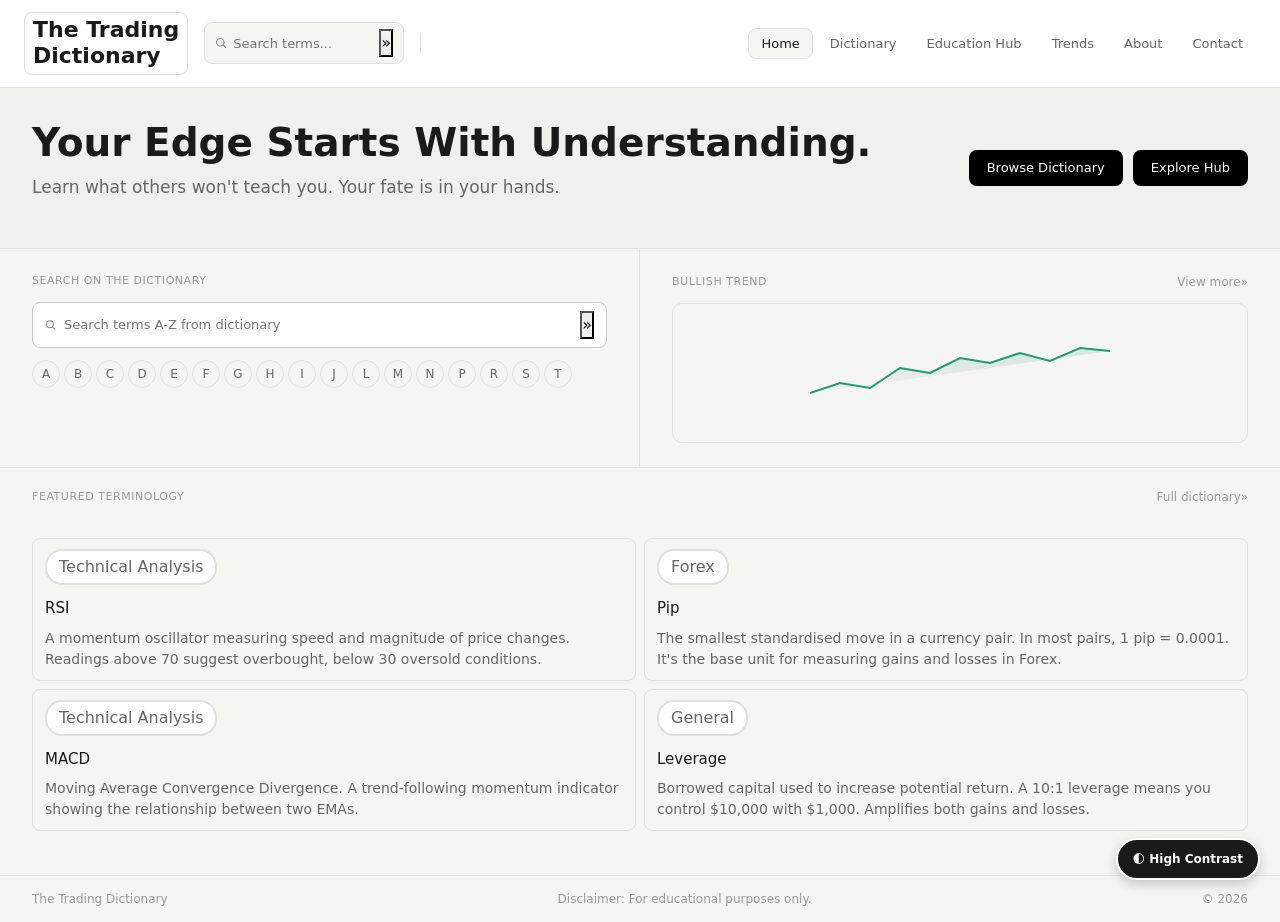
<file: index.html>
<!DOCTYPE html>
<html lang="en">
    <head>
        <meta charset="UTF-8">
        <meta name="viewport" content="width=device-width, initial-scale=1.0">
        <title>The Trading Dictionary</title>
        <link href="https://cdn.jsdelivr.net/npm/bootstrap@5.3.0/dist/css/bootstrap.min.css" rel="stylesheet">
        <link rel="stylesheet" href="styles.css">
    </head>
    <body>
            <nav>
    <a href="index.html" class="logo-link">      
        <div class="logo" text-decoration="none" color="inherit" cursor="pointer">The Trading<br>Dictionary</div>
    </a>
    <div class="search-bar">
      <svg width="12" height="12" viewBox="0 0 16 16" fill="none"><circle cx="7" cy="7" r="5" stroke="#888" stroke-width="1.5"/><path d="M11 11l3 3" stroke="#888" stroke-width="1.5" stroke-linecap="round"/></svg>
      <input type="text" placeholder="Search terms..." onkeydown="if(event.key==='enter') goToSearch()" id="home-search"/>
      <button onclick="goToSearch()">»</button>

    </div>
    <div style="width:1px;height:20px;background:#e0e0e0"></div>
    <div class="nav-links">
      <a href="index.html"><button id="nav-home" class="active">Home</button></a>
      <a href="dictionary.html"><button id="nav-dictionary">Dictionary</button></a>
      <a href="educationhub.html"><button id="nav-education">Education Hub</button></a>
      <a href="trends.html"><button id="nav-trends">Trends</button></a>
      <a href="about.html"><button id="nav-about">About</button></a>
      <a href="contact.html"><button id="nav-contact">Contact</button></a>
    </div>
  </nav>
  <div class="page">
    <div class="hero" style="display: flex; justify-content: space-between; align-items: center; flex-wrap: wrap;">
      <div class="hero-text">
        <h1>Your Edge Starts With <span>Understanding.</span></h1>
        <p>Learn what others won't teach you. Your fate is in your hands.</p></div>
         <div class="hero-btns" style="display: flex; gap: 10px;">
          <a href="dictionary.html"><button class="btn-primary">Browse Dictionary</button></a>
        <a href="educationhub.html"><button class="btn-outline">Explore Hub</button></a>
      </div>

  </div>
<div class="home-grid">
  <div class="home-left">
    <div class="section-label">Search on the dictionary</div>
        
    <div class="dict-search" style="margin-bottom: 12px;">
      <svg width="12" height="12" viewBox="0 0 16 16" fill="none"><circle cx="7" cy="7" r="5" stroke="#888" stroke-width="1.5"/><path d="M11 11l3 3" stroke="#888" stroke-width="1.5" stroke-linecap="round"/></svg>
      <input type="text" id="home-search" placeholder="Search terms A-Z from dictionary" onkeydown="if(event.key==='enter') goToSearch()"/>
      <button onclick="goToSearch()">»</button>
    </div>
    <div style="display:flex;gap:4px;flex-wrap:wrap">
      <span class="alpha-btn">A</span><span class="alpha-btn">B</span><span class="alpha-btn">C</span><span class="alpha-btn">D</span><span class="alpha-btn">E</span><span class="alpha-btn">F</span><span class="alpha-btn">G</span><span class="alpha-btn">H</span><span class="alpha-btn">I</span><span class="alpha-btn">J</span><span class="alpha-btn">L</span><span class="alpha-btn">M</span><span class="alpha-btn">N</span><span class="alpha-btn">P</span><span class="alpha-btn">R</span><span class="alpha-btn">S</span><span class="alpha-btn">T</span>
    </div>
  </div>

<div class="home-right">
          <div class="section-label"><span>Bullish trend</span><a href="trends.html" class="view-all"> View more»</a></div>
        <div class="chart-placeholder">
          <svg class="mini-chart" viewBox="0 0 300 80" preserveAspectRatio="none" height="80">
            <polyline points="0,60 30,50 60,55 90,35 120,40 150,25 180,30 210,20 240,28 270,15 300,18" fill="none" stroke="#1D9E75" stroke-width="2"/>
            <polyline points="0,60 30,50 60,55 90,35 120,40 150,25 180,30 210,20 240,28 270,15 300,18" fill="url(#gr)" stroke="none" opacity="0.15"/>
            <defs><linearGradient id="gr" x1="0" y1="0" x2="0" y2="1"><stop offset="0%" stop-color="#1D9E75"/><stop offset="100%" stop-color="transparent"/></linearGradient></defs>
          </svg>
        </div>
      </div>
</div>
<div style="padding: 20px 32px 24px;border: bottom 1px solid #e0e0e0">
  <div class="section-label"><span>Featured terminology</span><a href="dictionary.html" class="view-all">Full dictionary»</a></div>
  <div class="term-row">
    <div class="term-card">
      <div class="tc-cat">Technical Analysis</div>
      <div class="tc-name">RSI</div>
      <div class="term-def">A momentum oscillator measuring speed and magnitude of price changes. Readings above 70 suggest overbought, below 30 oversold conditions.</div></div>
    <div class="term-card">
      <div class="tc-cat">Forex</div>
      <div class="tc-name">Pip</div>
      <div class="term-def">The smallest standardised move in a currency pair. In most pairs, 1 pip = 0.0001. It's the base unit for measuring gains and losses in Forex.</div></div>
     <div class="term-card">
      <div class="tc-cat">Technical Analysis</div>
      <div class="tc-name">MACD</div>
      <div class="term-def">Moving Average Convergence Divergence. A trend-following momentum indicator showing the relationship between two EMAs.</div></div>
      <div class="term-card"><div class="tc-cat">General</div><div class="tc-name">Leverage</div><div class="term-def">Borrowed capital used to increase potential return. A 10:1 leverage means you control $10,000 with $1,000. Amplifies both gains and losses.</div></div>


  </div>
</div>
  </div>
     <footer>
      <span>The Trading Dictionary</span>
      <span>Disclaimer: For educational purposes only.</span>
      <span>© 2026</span>
     </footer>
    </div>
<script>
  const terms = [
    {term:"Bull Market",cat:"Market Trends",def:"A market in which prices are rising or are expected to rise, encouraging buying."},
    {term:"Bear Market",cat:"Market Trends",def:"A market experiencing prolonged price declines, typically 20% or more from recent highs."},
    {term:"Arbitrage",cat:"Strategies",def:"Simultaneous purchase and sale of an asset in different markets to profit from price differences."},
    {term:"Candlestick",cat:"Technical Analysis",def:"A chart element showing the open, close, high, and low price of an asset in a given period."},
    {term:"Divergence",cat:"Indicators",def:"When price moves in the opposite direction of a technical indicator, signalling a potential reversal."},
    {term:"EMA",cat:"Technical Analysis",def:"Exponential Moving Average — gives more weight to recent prices than a simple moving average."},
    {term:"Fibonacci Retracement",cat:"Technical Analysis",def:"Horizontal lines indicating possible support and resistance levels based on the Fibonacci sequence."},
    {term:"Gap",cat:"Technical Analysis",def:"A break in continuity on a price chart where no trading occurred between two sessions."},
    {term:"Hedging",cat:"Risk Management",def:"An investment made to reduce the risk of adverse price movements in an asset."},
    {term:"IPO",cat:"Market Trends",def:"Initial Public Offering — the first sale of a company's shares to the public."},
    {term:"Leverage",cat:"Risk Management",def:"Using borrowed capital to increase the potential return of an investment."},
    {term:"Margin",cat:"Risk Management",def:"The collateral that an investor must deposit to cover the credit risk to a broker."},
    {term:"Options",cat:"Derivatives",def:"Contracts giving the holder the right, but not obligation, to buy or sell an asset at a set price."},
    {term:"Pivot Point",cat:"Technical Analysis",def:"A price level used to determine potential support and resistance in the market."},
    {term:"RSI",cat:"Indicators",def:"Relative Strength Index — measures the magnitude of recent price changes to evaluate overbought or oversold conditions."},
    {term:"Stop Loss",cat:"Risk Management",def:"An order placed to sell a security when it reaches a specific price, limiting potential loss."},
    {term:"Volatility",cat:"Indicators",def:"A statistical measure of the dispersion of returns. High volatility means larger price swings."},
  ];

  let currentAlpha = null;
  let currentCat = 'all';

  function renderDict() {
    const input = document.getElementById('dict-input');
    if (!input) return;
    const q = input.value.toLowerCase();
    const grid = document.getElementById('dict-grid');
    const filtered = terms.filter(t => {
      const matchQ = !q || t.term.toLowerCase().includes(q) || t.def.toLowerCase().includes(q);
      const matchA = !currentAlpha || t.term.toUpperCase().startsWith(currentAlpha);
      const matchC = currentCat === 'all' || t.cat === currentCat;
      return matchQ && matchA && matchC;
    });
    grid.innerHTML = filtered.length > 0
      ? filtered.map(t => `
          <div class="def-card">
            <div class="cat-badge">${t.cat}</div>
            <div class="term">${t.term}</div>
            <div class="def-text">${t.def}</div>
          </div>`).join('')
      : '<p style="color:#999;font-size:13px;padding:8px">No terms found.</p>';
  }

  function filterDict() { renderDict(); }

  function filterAlpha(l, el) {
    document.querySelectorAll('.alpha-btn').forEach(b => b.classList.remove('active'));
    if (currentAlpha === l) {
      currentAlpha = null;
    } else {
      currentAlpha = l;
      el.classList.add('active');
    }
    renderDict();
  }

  function filterCat(c, el) {
    document.querySelectorAll('.cat-pill').forEach(p => p.classList.remove('active'));
    el.classList.add('active');
    currentCat = c;
    renderDict();
  }
  function goToSearch() {
    const q = document.getElementById('home-search').value.trim();
    if (q) {
      window.location.href = 'dictionary.html?q=' + encodeURIComponent(q); } else { window.location.href = 'dictionary.html'; }
    } 
  // Initial render for dictionary page
  window.onload = renderDict;
</script>

<button class="access-btn" onclick="toggleContrast()">🌓 High Contrast</button><script>
function toggleContrast() {
    document.body.classList.toggle('high-contrast');
    const isHigh = document.body.classList.contains('high-contrast');
    localStorage.setItem('high-contrast', isHigh);
}

// Check for preference on load
window.addEventListener('DOMContentLoaded', () => {
    if (localStorage.getItem('high-contrast') === 'true') {
        document.body.classList.add('high-contrast');
    }
});
</script>
</body>




    
</html>
</file>
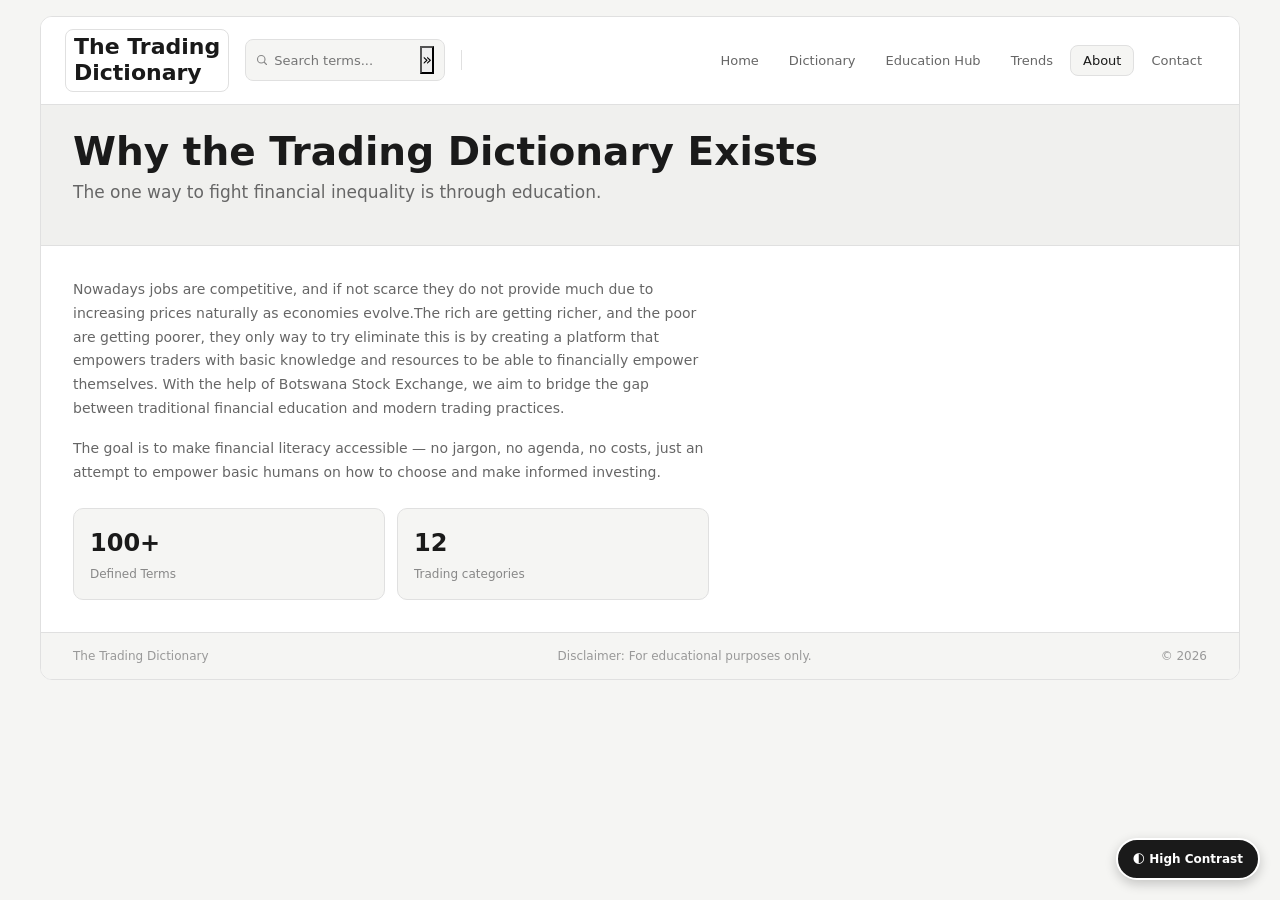
<file: about.html>
<!DOCTYPE html>
<html lang="en">
<head>
    <meta charset="UTF-8">
    <meta name="viewport" content="width=device-width, initial-scale=1.0">
    <title>About - The Trading Dictionary</title>
    <link href="https://cdn.jsdelivr.net/npm/bootstrap@5.3.0/dist/css/bootstrap.min.css" rel="stylesheet">
    <link rel="stylesheet" href="styles.css">
     
</head>
<body>
    <div class="site">

        <nav>
          <a href="index.html" class="logo-link">
    <div class="logo" text-decoration="none" color="inherit" cursor="pointer">The Trading<br>Dictionary</div>
    </a>
    <div class="search-bar">
        <svg width="12" height="12" viewBox="0 0 16 16" fill="none"><circle cx="7" cy="7" r="5" stroke="#888" stroke-width="1.5"/><path d="M11 11l3 3" stroke="#888" stroke-width="1.5" stroke-linecap="round"/></svg>
<input placeholder="Search terms..." onkeydown="if(event.key==='enter') goToSearch()" id="home-search"/>
<button onclick="goToSearch()">»</button>
        </div>

    <div style="width:1px;height:20px;background:#e0e0e0"></div>
    <div class="nav-links">

<a href="index.html"><button id="nav-home">Home</button></a>
<a href="dictionary.html"><button id="nav-dictionary">Dictionary</button></a>
<a href="educationhub.html"><button id="nav-education">Education Hub</button></a>
<a href="trends.html"><button id="nav-trends">Trends</button></a>
<a href="about.html"><button id="nav-about" class="active">About</button></a>
<a href="contact.html"><button id="nav-contact">Contact</button></a>
        </div>
          </nav>

        <div class="page">
            <div class="about-header">
                <h2>Why the Trading Dictionary Exists</h2>
                <p>The one way to fight financial inequality is through education.</p>
                    </div>
                    <div style="padding:32px;max-width:700px">
      <p text-align="justify" style="font-size:14px;color:#666;line-height:1.7;margin-bottom:16px">Nowadays jobs are competitive, and if not scarce they do not provide much due to increasing prices naturally as economies evolve.The rich are getting richer, and the poor are getting poorer, they only way to try eliminate this is by creating a platform that empowers traders with basic knowledge and resources to be able to financially empower themselves. With the help of Botswana Stock Exchange, we aim to bridge the gap between traditional financial education and modern trading practices.</p>
      <p style="font-size:14px;color:#666;line-height:1.7;margin-bottom:24px">The goal is to make financial literacy accessible — no jargon, no agenda, no costs, just an attempt to empower basic humans on how to choose and make informed investing.</p>
      <div style="display:grid;grid-template-columns:1fr 1fr;gap:12px">
        <div style="background:#f5f5f3;border-radius:10px;padding:16px;border:1px solid #e0e0e0">
          <div style="font-size:24px;font-weight:600">100+</div>
          <div style="font-size:12px;color:#888;margin-top:4px">Defined Terms</div>
        </div>
        <div style="background:#f5f5f3;border-radius:10px;padding:16px;border:1px solid #e0e0e0">
          <div style="font-size:24px;font-weight:600">12</div>
          <div style="font-size:12px;color:#888;margin-top:4px">Trading categories</div>
        </div>
      </div>
    </div>

        </div>
    
        <footer>
            <span>The Trading Dictionary</span>
            <span>Disclaimer: For educational purposes only.</span>
            <span>© 2026</span>
        </footer>
    </div>

    <script>
         const terms = [{term:"Arbitrage",cat:"Strategies",def:"Simultaneous purchase and sale of an asset in different markets to profit from price differences."},
    {term:"Bull Market",cat:"Market Trends",def:"A market in which prices are rising or are expected to rise, encouraging buying."},
    {term:"Bear Market",cat:"Market Trends",def:"A market experiencing prolonged price declines, typically 20% or more from recent highs."},
        {term:"Candlestick",cat:"Technical Analysis",def:"A chart element showing the open, close, high, and low price of an asset in a given period."},
    {term:"Divergence",cat:"Indicators",def:"When price moves in the opposite direction of a technical indicator, signalling a potential reversal."},
    {term:"EMA",cat:"Technical Analysis",def:"Exponential Moving Average — gives more weight to recent prices than a simple moving average."},
    {term:"Fibonacci Retracement",cat:"Technical Analysis",def:"Horizontal lines indicating possible support and resistance levels based on the Fibonacci sequence."},
    {term:"Gap",cat:"Technical Analysis",def:"A break in continuity on a price chart where no trading occurred between two sessions."},
    {term:"Hedging",cat:"Risk Management",def:"An investment made to reduce the risk of adverse price movements in an asset."},
    {term:"IPO",cat:"Market Trends",def:"Initial Public Offering — the first sale of a company's shares to the public."},
    {term:"Leverage",cat:"Risk Management",def:"Using borrowed capital to increase the potential return of an investment."},
    {term:"Margin",cat:"Risk Management",def:"The collateral that an investor must deposit to cover the credit risk to a broker."},
    {term:"Options",cat:"Derivatives",def:"Contracts giving the holder the right, but not obligation, to buy or sell an asset at a set price."},
    {term:"Pivot Point",cat:"Technical Analysis",def:"A price level used to determine potential support and resistance in the market."},
    {term:"RSI",cat:"Indicators",def:"Relative Strength Index — measures the magnitude of recent price changes to evaluate overbought or oversold conditions."},
    {term:"Stop Loss",cat:"Risk Management",def:"An order placed to sell a security when it reaches a specific price, limiting potential loss."},
    {term:"Volatility",cat:"Indicators",def:"A statistical measure of the dispersion of returns. High volatility means larger price swings."},
  ];

  let currentAlpha = null;
  let currentCat = 'all';

  function renderDict() {
    const input = document.getElementById('dict-input');
    if (!input) return;
    const q = input.value.toLowerCase();
    const grid = document.getElementById('dict-grid');
    const filtered = terms.filter(t => {
      const matchQ = !q || t.term.toLowerCase().includes(q) || t.def.toLowerCase().includes(q);
      const matchA = !currentAlpha || t.term.toUpperCase().startsWith(currentAlpha);
      const matchC = currentCat === 'all' || t.cat === currentCat;
      return matchQ && matchA && matchC;
    });
    grid.innerHTML = filtered.length > 0
      ? filtered.map(t => `
          <div class="def-card">
            <div class="cat-badge">${t.cat}</div>
            <div class="term">${t.term}</div>
            <div class="def-text">${t.def}</div>
          </div>`).join('')
      : '<p style="color:#999;font-size:13px;padding:8px">No terms found.</p>';
  }

  function filterDict() { renderDict(); }

  function filterAlpha(l, el) {
    document.querySelectorAll('.alpha-btn').forEach(b => b.classList.remove('active'));
    if (currentAlpha === l) {
      currentAlpha = null;
    } else {
      currentAlpha = l;
      el.classList.add('active');
    }
    renderDict();
  }

  function filterCat(c, el) {
    document.querySelectorAll('.cat-pill').forEach(p => p.classList.remove('active'));
    el.classList.add('active');
    currentCat = c;
    renderDict();
  }
  
  // Initial render for dictionary page
  window.onload = renderDict;
</script>

<button class="access-btn" onclick="toggleContrast()">🌓 High Contrast</button><script>
function toggleContrast() {
    document.body.classList.toggle('high-contrast');
    const isHigh = document.body.classList.contains('high-contrast');
    localStorage.setItem('high-contrast', isHigh);
}

// Check for preference on load
window.addEventListener('DOMContentLoaded', () => {
    if (localStorage.getItem('high-contrast') === 'true') {
        document.body.classList.add('high-contrast');
    }
});
    </script>


</body>
</html>
</file>
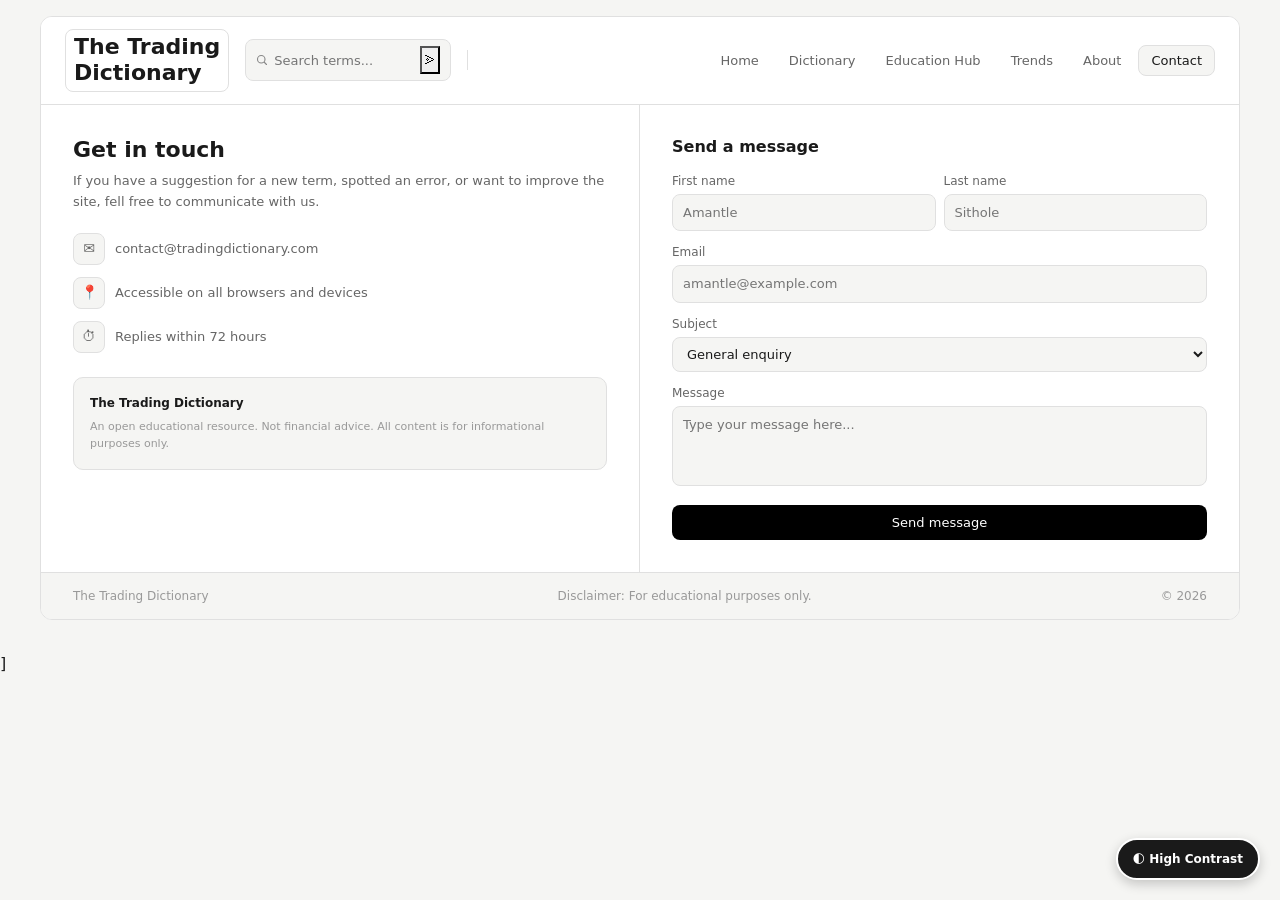
<file: contact.html>
<!DOCTYPE html>
<html lang="en">
<head>
    <meta charset="UTF-8">
    <meta name="viewport" content="width=device-width, initial-scale=1.0">
    <title>Contact - The Trading Dictionary</title>
    <link href="https://cdn.jsdelivr.net/npm/bootstrap@5.3.0/dist/css/bootstrap.min.css" rel="stylesheet">
<link rel="stylesheet" href="styles.css">
</head>
<body>
    <div class="site">
        <nav>
            <a href="index.html" class="logo-link">
              <div class="logo" text-decoration="none" color="inherit" cursor="pointer">The Trading<br>Dictionary</div>
            </a>
            <div class="search-bar">
                <svg width="12" height="12" viewBox="0 0 16 16" fill="none"><circle cx="7" cy="7" r="5" stroke="#888" stroke-width="1.5"/><path d="M11 11l3 3" stroke="#888" stroke-width="1.5" stroke-linecap="round"/></svg>
                <input placeholder="Search terms..."  onkeydown="if(event.key==='enter') goToSearch()" id="home-search"/>
        <button onclick="goToSearch()">⩺</button>
            </div>
            <div style="width:1px;height:20px;background:#e0e0e0"></div>
            <div class="nav-links">
                <a href="index.html"><button id="nav-home">Home</button></a>
                <a href="dictionary.html"><button id="nav-dictionary">Dictionary</button></a>
                <a href="educationhub.html"><button id="nav-education">Education Hub</button></a>
                <a href="trends.html"><button id="nav-trends">Trends</button></a>
                <a href="about.html"><button id="nav-about">About</button></a>
                <a href="contact.html"><button id="nav-contact" class="active">Contact</button></a>
            </div>
        </nav>

        <div class="page">

            <div class="contact-wrap">
                <div class="contact-info">
                    <h2>Get in touch</h2>
                    <p>If you have a suggestion for a new term, spotted an error, or want to improve the site, fell free to communicate with us.</p>
                    <div class="info-row"><div class="info-icon">✉</div><span>contact@tradingdictionary.com</span></div>
                    <div class="info-row"><div class="info-icon">📍</div><span>Accessible on all browsers and devices</span></div>
        <div class="info-row"><div class="info-icon">⏱</div><span>Replies within 72 hours</span></div>
        <div style="margin-top:24px;padding:16px;background:#f5f5f3;border-radius:10px;border:1px solid #e0e0e0">
          <div style="font-size:12px;font-weight:600;margin-bottom:6px">The Trading Dictionary</div>
          <div style="font-size:11px;color:#999;line-height:1.6">An open educational resource. Not financial advice. All content is for informational purposes only.</div>
        
                </div>
            </div>
            <div class="contact-form">
                <h3>Send a message</h3>
                <div class="form-row">
                    <div class="form-group"><label>First name</label><input placeholder="Amantle"></div>
                    <div class="form-group"><label>Last name</label><input placeholder="Sithole"></div>
                </div>
                <div class="form-group"><label>Email</label><input placeholder="amantle@example.com" type="email"></div>
                <div class="form-group">
                    <label>Subject</label>
                    <select>
                        <option>General enquiry</option>
                        <option>Term suggestion</option>
                        <option>Error report</option>
                        <option>Collaboration</option>
                    </select>
                </div>
                <div class="form-group"><label>Message</label><textarea placeholder="Type your message here..."></textarea></div>
                <button class="btn-primary" style="width:100%">Send message</button>
            </div>
        </div>
    </div>
    <footer>
        <span>The Trading Dictionary</span>
        <span>Disclaimer: For educational purposes only.</span>
        <span>© 2026</span>
    </footer>

    </div>
    <script>
        const terms = [{term:"Arbitrage",cat:"Strategies",def:"Simultaneous purchase and sale of an asset in different markets to profit from price differences."},
        {term:"Bull Market",cat:"Market Trends",def:"A market in which prices are rising or are expected to rise, encouraging buying."},
    {term:"Bear Market",cat:"Market Trends",def:"A market experiencing prolonged price declines, typically 20% or more from recent highs."},
        {term:"Candlestick",cat:"Technical Analysis",def:"A chart element showing the open, close, high, and low price of an asset in a given period."},
    {term:"Divergence",cat:"Indicators",def:"When price moves in the opposite direction of a technical indicator, signalling a potential reversal."},
    {term:"EMA",cat:"Technical Analysis",def:"Exponential Moving Average — gives more weight to recent prices than a simple moving average."},
    {term:"Fibonacci Retracement",cat:"Technical Analysis",def:"Horizontal lines indicating possible support and resistance levels based on the Fibonacci sequence."},
    {term:"Gap",cat:"Technical Analysis",def:"A break in continuity on a price chart where no trading occurred between two sessions."},
    {term:"Hedging",cat:"Risk Management",def:"An investment made to reduce the risk of adverse price movements in an asset."},
    {term:"IPO",cat:"Market Trends",def:"Initial Public Offering — the first sale of a company's shares to the public."},
    {term:"Leverage",cat:"Risk Management",def:"Using borrowed capital to increase the potential return of an investment."},
    {term:"Margin",cat:"Risk Management",def:"The collateral that an investor must deposit to cover the credit risk to a broker."},
    {term:"Options",cat:"Derivatives",def:"Contracts giving the holder the right, but not obligation, to buy or sell an asset at a set price."},
    {term:"Pivot Point",cat:"Technical Analysis",def:"A price level used to determine potential support and resistance in the market."},
    {term:"RSI",cat:"Indicators",def:"Relative Strength Index — measures the magnitude of recent price changes to evaluate overbought or oversold conditions."},
    {term:"Stop Loss",cat:"Risk Management",def:"An order placed to sell a security when it reaches a specific price, limiting potential loss."},
    {term:"Volatility",cat:"Indicators",def:"A statistical measure of the dispersion of returns. High volatility means larger price swings."},
  ];

  let currentAlpha = null;
  let currentCat = 'all';

  function renderDict() {
    const input = document.getElementById('dict-input');
    if (!input) return;
    const q = input.value.toLowerCase();
    const grid = document.getElementById('dict-grid');
    const filtered = terms.filter(t => {
      const matchQ = !q || t.term.toLowerCase().includes(q) || t.def.toLowerCase().includes(q);
      const matchA = !currentAlpha || t.term.toUpperCase().startsWith(currentAlpha);
      const matchC = currentCat === 'all' || t.cat === currentCat;
      return matchQ && matchA && matchC;
    });
    grid.innerHTML = filtered.length > 0
      ? filtered.map(t => `
          <div class="def-card">
            <div class="cat-badge">${t.cat}</div>
            <div class="term">${t.term}</div>
            <div class="def-text">${t.def}</div>
          </div>`).join('')
      : '<p style="color:#999;font-size:13px;padding:8px">No terms found.</p>';
  }

  function filterDict() { renderDict(); }

  function filterAlpha(l, el) {
    document.querySelectorAll('.alpha-btn').forEach(b => b.classList.remove('active'));
    if (currentAlpha === l) {
      currentAlpha = null;
    } else {
      currentAlpha = l;
      el.classList.add('active');
    }
    renderDict();
  }

  function filterCat(c, el) {
    document.querySelectorAll('.cat-pill').forEach(p => p.classList.remove('active'));
    el.classList.add('active');
    currentCat = c;
    renderDict();
  }
  
  // Initial render for dictionary page
  window.onload = renderDict;
</script>

<button class="access-btn" onclick="toggleContrast()">🌓 High Contrast</button><script>
function toggleContrast() {
    document.body.classList.toggle('high-contrast');
    const isHigh = document.body.classList.contains('high-contrast');
    localStorage.setItem('high-contrast', isHigh);
}

// Check for preference on load
window.addEventListener('DOMContentLoaded', () => {
    if (localStorage.getItem('high-contrast') === 'true') {
        document.body.classList.add('high-contrast');
    }
});
</script>] 
        
</body>
</html>
</file>
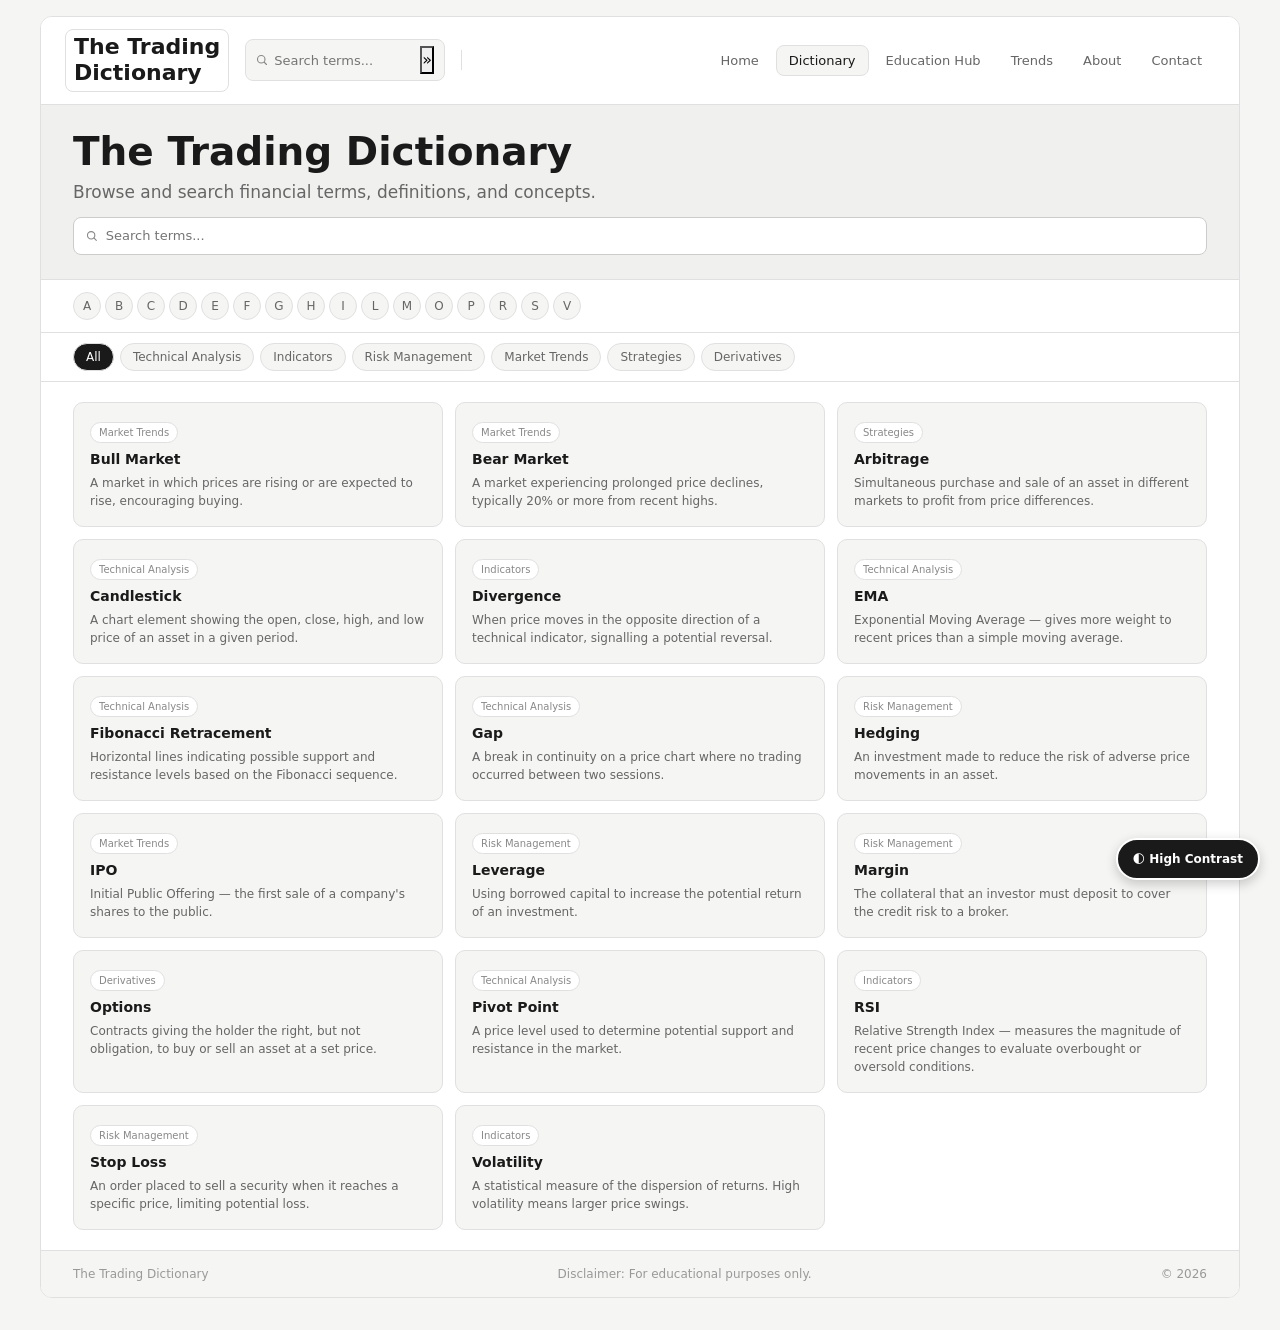
<file: dictionary.html>
<!DOCTYPE html>
<html lang="en">
<head>
    <meta charset="UTF-8">
    <meta name="viewport" content="width=device-width, initial-scale=1.0">
    <title>Dictionary - The Trading Dictionary</title>
    <link href="https://cdn.jsdelivr.net/npm/bootstrap@5.3.0/dist/css/bootstrap.min.css" rel="stylesheet">
    <link rel="stylesheet" href="styles.css">
</head>
<body>
    <div class="site">
        
  <nav>
    <a href="index.html" class="logo-link">
      <div class="logo" text-decoration="none" color="inherit" cursor="pointer">The Trading<br>Dictionary</div>
    </a>
    <div class="search-bar">
      <svg width="12" height="12" viewBox="0 0 16 16" fill="none"><circle cx="7" cy="7" r="5" stroke="#888" stroke-width="1.5"/><path d="M11 11l3 3" stroke="#888" stroke-width="1.5" stroke-linecap="round"/></svg>
      <input type="text" placeholder="Search terms..." onkeydown="if(event.key==='enter') goToSearch()" id="home-search"/>
      <button onclick="goToSearch()">»</button> 
    </div>
    <div style="width:1px;height:20px;background:#e0e0e0"></div>
    <div class="nav-links">
      <a href="index.html"><button id="nav-home">Home</button></a>
      <a href="dictionary.html"><button id="nav-dictionary" class="active">Dictionary</button></a>
      <a href="educationhub.html"><button id="nav-education">Education Hub</button></a>
      <a href="trends.html"><button id="nav-trends">Trends</button></a>
      <a href="about.html"><button id="nav-about">About</button></a>
      <a href="contact.html"><button id="nav-contact">Contact</button></a>
    </div>
  </nav>

        <div class="page">
            <div class="dict-header">
      <h2>The Trading Dictionary</h2>
      <p>Browse and search financial terms, definitions, and concepts.</p>
      <div class="dict-search">
        <svg width="12" height="12" viewBox="0 0 16 16" fill="none"><circle cx="7" cy="7" r="5" stroke="#888" stroke-width="1.5"/><path d="M11 11l3 3" stroke="#888" stroke-width="1.5" stroke-linecap="round"/></svg>
        <input placeholder="Search terms..." id="dict-input" oninput="filterDict()">
      </div>
    </div>
    <div class="alpha-row">
      <span class="alpha-btn" onclick="filterAlpha('A',this)">A</span>
      <span class="alpha-btn" onclick="filterAlpha('B',this)">B</span>
      <span class="alpha-btn" onclick="filterAlpha('C',this)">C</span>
      <span class="alpha-btn" onclick="filterAlpha('D',this)">D</span>
      <span class="alpha-btn" onclick="filterAlpha('E',this)">E</span>
      <span class="alpha-btn" onclick="filterAlpha('F',this)">F</span>
      <span class="alpha-btn" onclick="filterAlpha('G',this)">G</span>
      <span class="alpha-btn" onclick="filterAlpha('H',this)">H</span>
      <span class="alpha-btn" onclick="filterAlpha('I',this)">I</span>
      <span class="alpha-btn" onclick="filterAlpha('L',this)">L</span>
      <span class="alpha-btn" onclick="filterAlpha('M',this)">M</span>
      <span class="alpha-btn" onclick="filterAlpha('O',this)">O</span>
      <span class="alpha-btn" onclick="filterAlpha('P',this)">P</span>
      <span class="alpha-btn" onclick="filterAlpha('R',this)">R</span>
      <span class="alpha-btn" onclick="filterAlpha('S',this)">S</span>
      <span class="alpha-btn" onclick="filterAlpha('V',this)">V</span>
    </div>
    <div class="cat-filter">
      <span class="cat-pill active" onclick="filterCat('all',this)">All</span>
      <span class="cat-pill" onclick="filterCat('Technical Analysis',this)">Technical Analysis</span>
      <span class="cat-pill" onclick="filterCat('Indicators',this)">Indicators</span>
      <span class="cat-pill" onclick="filterCat('Risk Management',this)">Risk Management</span>
      <span class="cat-pill" onclick="filterCat('Market Trends',this)">Market Trends</span>
      <span class="cat-pill" onclick="filterCat('Strategies',this)">Strategies</span>
      <span class="cat-pill" onclick="filterCat('Derivatives',this)">Derivatives</span>
    </div>
    <div class="dict-grid" id="dict-grid"></div>

        </div>
        <footer>
            <span>The Trading Dictionary</span>
            <span>Disclaimer: For educational purposes only.</span>
            <span>© 2026</span>
        </footer>
    </div>
    <script>
  const terms = [
    {term:"Bull Market",cat:"Market Trends",def:"A market in which prices are rising or are expected to rise, encouraging buying."},
    {term:"Bear Market",cat:"Market Trends",def:"A market experiencing prolonged price declines, typically 20% or more from recent highs."},
    {term:"Arbitrage",cat:"Strategies",def:"Simultaneous purchase and sale of an asset in different markets to profit from price differences."},
    {term:"Candlestick",cat:"Technical Analysis",def:"A chart element showing the open, close, high, and low price of an asset in a given period."},
    {term:"Divergence",cat:"Indicators",def:"When price moves in the opposite direction of a technical indicator, signalling a potential reversal."},
    {term:"EMA",cat:"Technical Analysis",def:"Exponential Moving Average — gives more weight to recent prices than a simple moving average."},
    {term:"Fibonacci Retracement",cat:"Technical Analysis",def:"Horizontal lines indicating possible support and resistance levels based on the Fibonacci sequence."},
    {term:"Gap",cat:"Technical Analysis",def:"A break in continuity on a price chart where no trading occurred between two sessions."},
    {term:"Hedging",cat:"Risk Management",def:"An investment made to reduce the risk of adverse price movements in an asset."},
    {term:"IPO",cat:"Market Trends",def:"Initial Public Offering — the first sale of a company's shares to the public."},
    {term:"Leverage",cat:"Risk Management",def:"Using borrowed capital to increase the potential return of an investment."},
    {term:"Margin",cat:"Risk Management",def:"The collateral that an investor must deposit to cover the credit risk to a broker."},
    {term:"Options",cat:"Derivatives",def:"Contracts giving the holder the right, but not obligation, to buy or sell an asset at a set price."},
    {term:"Pivot Point",cat:"Technical Analysis",def:"A price level used to determine potential support and resistance in the market."},
    {term:"RSI",cat:"Indicators",def:"Relative Strength Index — measures the magnitude of recent price changes to evaluate overbought or oversold conditions."},
    {term:"Stop Loss",cat:"Risk Management",def:"An order placed to sell a security when it reaches a specific price, limiting potential loss."},
    {term:"Volatility",cat:"Indicators",def:"A statistical measure of the dispersion of returns. High volatility means larger price swings."},
  ];

  let currentAlpha = null;
  let currentCat = 'all';

  function renderDict() {
    const input = document.getElementById('dict-input');
    if (!input) return;
    const q = input.value.toLowerCase();
    const grid = document.getElementById('dict-grid');
    const filtered = terms.filter(t => {
      const matchQ = !q || t.term.toLowerCase().includes(q) || t.def.toLowerCase().includes(q);
      const matchA = !currentAlpha || t.term.toUpperCase().startsWith(currentAlpha);
      const matchC = currentCat === 'all' || t.cat === currentCat;
      return matchQ && matchA && matchC;
    });
    grid.innerHTML = filtered.length > 0
      ? filtered.map(t => `
          <div class="def-card">
            <div class="cat-badge">${t.cat}</div>
            <div class="term">${t.term}</div>
            <div class="def-text">${t.def}</div>
          </div>`).join('')
      : '<p style="color:#999;font-size:13px;padding:8px">No terms found.</p>';
  }

  function filterDict() { renderDict(); }

  function filterAlpha(l, el) {
    document.querySelectorAll('.alpha-btn').forEach(b => b.classList.remove('active'));
    if (currentAlpha === l) {
      currentAlpha = null;
    } else {
      currentAlpha = l;
      el.classList.add('active');
    }
    renderDict();
  }

  function filterCat(c, el) {
    document.querySelectorAll('.cat-pill').forEach(p => p.classList.remove('active'));
    el.classList.add('active');
    currentCat = c;
    renderDict();
  }
  
  // Initial render for dictionary page
  window.onload = renderDict;
</script>

<button class="access-btn" onclick="toggleContrast()">🌓 High Contrast</button><script>
function toggleContrast() {
    document.body.classList.toggle('high-contrast');
    const isHigh = document.body.classList.contains('high-contrast');
    localStorage.setItem('high-contrast', isHigh);
}

// Check for preference on load
window.addEventListener('DOMContentLoaded', () => {
    if (localStorage.getItem('high-contrast') === 'true') {
        document.body.classList.add('high-contrast');
    }
});

window.addEventListener('DOMContentLoaded', () => {
    const params = new URLSearchParams(window.location.search);
    const q = params.get('q');
    if (q) {
        const input = document.getElementById('dict-input');
        if (input) {
            input.value = q;
            renderDict();
        }
    } else { renderDict(); }
});
</script></body>
</html>
</file>
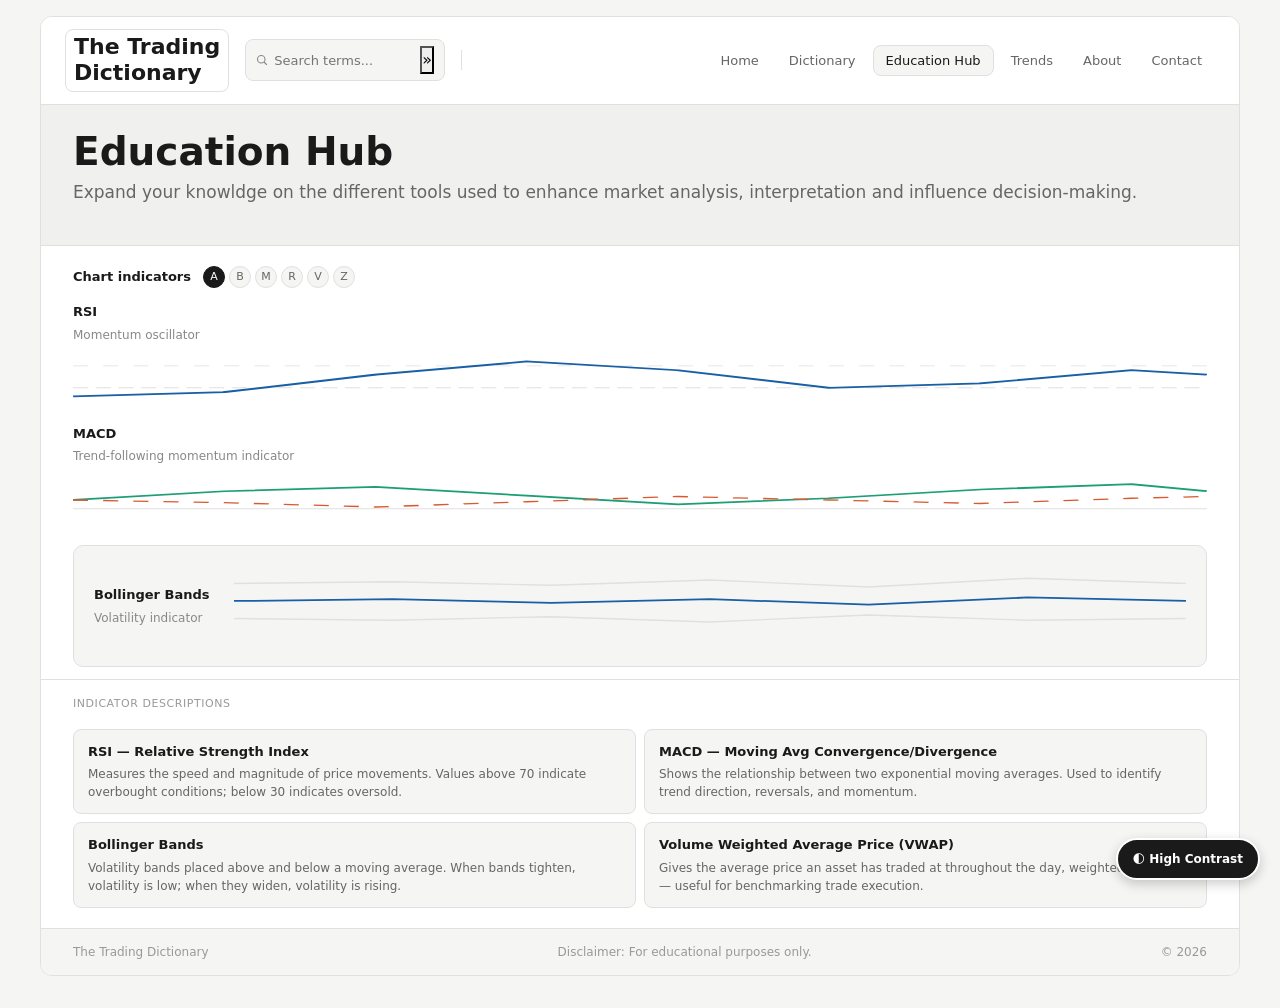
<file: educationhub.html>
<!DOCTYPE html>
<html lang="en">
<head>
    <meta charset="UTF-8">
    <meta name="viewport" content="width=device-width, initial-scale=1.0">
    <title>Education Hub - The Trading Dictionary</title>
    <link href="https://cdn.jsdelivr.net/npm/bootstrap@5.3.0/dist/css/bootstrap.min.css" rel="stylesheet">
    <link rel="stylesheet" href="styles.css">
</head>
<body>
    <div class="site">
        <nav>
          <a href="index.html" class="logo-link">
            <div class="logo" text-decoration="none" color="inherit" cursor="pointer">The Trading<br>Dictionary</div>
          </a>
            <div class="search-bar">
                <svg width="12" height="12" viewBox="0 0 16 16" fill="none"><circle cx="7" cy="7" r="5" stroke="#888" stroke-width="1.5"/><path d="M11 11l3 3" stroke="#888" stroke-width="1.5" stroke-linecap="round"/></svg>
                <input type="text" placeholder="Search terms..."  onkeydown="if(event.key==='enter') goToSearch()" id="home-search"/>
      <button onclick="goToSearch()">»</button>
            </div>
            <div style="width:1px;height:20px;background:#e0e0e0"></div>
            <div class="nav-links">
                <a href="index.html"><button id="nav-home">Home</button></a>
                <a href="dictionary.html"><button id="nav-dictionary">Dictionary</button></a>
                <a href="educationhub.html"><button id="nav-education" class="active">Education Hub</button></a>
                <a href="trends.html"><button id="nav-trends">Trends</button></a>
                <a href="about.html"><button id="nav-about">About</button></a>
                <a href="contact.html"><button id="nav-contact">Contact</button></a>
            </div>
        </nav>

        <div class="page">
        <div class="edu-header">
        <h2>Education Hub</h2>
        <p>Expand your knowldge on the different tools used to enhance market analysis, interpretation and influence decision-making.</p>
        </div>

        <div style="padding:20px  32px 0;border-bottom:1px solid #e0e0e0">
      <div style="display:flex;align-items:center;gap:12px;margin-bottom:14px">
        <span style="font-size:13px;font-weight:600">Chart indicators</span>
        <div style="display:flex;gap:4px">
          <span class="alpha-btn active" style="width:22px;height:22px;font-size:11px">A</span>
          <span class="alpha-btn" style="width:22px;height:22px;font-size:11px">B</span>
          <span class="alpha-btn" style="width:22px;height:22px;font-size:11px">M</span>
          <span class="alpha-btn" style="width:22px;height:22px;font-size:11px">R</span>
          <span class="alpha-btn" style="width:22px;height:22px;font-size:11px">V</span>
          <span class="alpha-btn" style="width:22px;height:22px;font-size:11px">Z</span>
        </div>
        </div>

        <div class="indicator-charts">
            <div>
                <div class="ind-name">RSI</div>
                <div class="ind-desc">Momentum oscillator</div>
            </div>
            <div class="chart-area">
                <svg viewBox=" 0 0 300 80" height="70" width="100%" preserveAspectRatio="none">
                    <line x1="0" y1="50" x2="300" y2="50" stroke="#e0e0e0" stroke-width="1" stroke-dasharray="4,2"/>
            <line x1="0" y1="25" x2="300" y2="25" stroke="#e0e0e0" stroke-width="1" stroke-dasharray="4"/>
            <polyline points="0,60 40,55 80, 35 120,20 160, 30 200, 50 240, 45 280, 30 300, 35" fill="none" stroke="#185FA5" stroke-width="2"/>
                </svg>

            </div>

            </div>
 
            <div class="indicator-charts">
                <div>
                <div class="ind-name">MACD</div>
                <div class="ind-desc">Trend-following momentum indicator</div>
                </div>
                <div class="chart-area">
                    <svg viewBox=" 0 0 300 80" height="70" width="100%" preserveAspectRatio="none">
                        <line x1="0" y1="50" x2="300" y2="50" stroke="#e0e0e0" stroke-width="1"/>
                                            <polyline points="0,40 40,30 80, 25 120,35 160, 45 200, 38 240, 28 280, 22 300, 30" fill="none" stroke="#1D9E75" stroke-width="2"/>
                                            <polyline points="0,40 40,43 80, 48 120,42 160, 36 200, 40 240, 44 280, 38 300, 36" fill="none" stroke="#D85A30" stroke-width="1.5" stroke-dasharray="4"/> 

                    </svg>
                </div>
            </div>

    <div class="indicator-chart">
        <div>
            <div class="ind-name">Bollinger Bands</div>
            <div class="ind-desc">Volatility indicator</div>
            </div>
            <div class="chart-area">
                <svg viewBox=" 0 0 300 80" height="70" width="100%" preserveAspectRatio="none">
                   <polyline points="0,20 50,18 100,22 150,16 200,24 250,14 300,20" fill="none" stroke="#e0e0e0" stroke-width="1.5"/>
            <polyline points="0,40 50,38 100,42 150,38 200,44 250,36 300,40" fill="none" stroke="#185FA5" stroke-width="2"/>
            <polyline points="0,60 50,62 100,58 150,64 200,56 250,62 300,60" fill="none" stroke="#e0e0e0" stroke-width="1.5"/>
          </svg>
        </div>
      </div>
    </div>
    <div style="padding:16px 32px 4px">
      <div class="section-label">Indicator descriptions</div>
    </div>
    <div class="edu-desc-list">
      <div class="edu-desc-card"><div class="ed-title">RSI — Relative Strength Index</div><div class="ed-body">Measures the speed and magnitude of price movements. Values above 70 indicate overbought conditions; below 30 indicates oversold.</div></div>
      <div class="edu-desc-card"><div class="ed-title">MACD — Moving Avg Convergence/Divergence</div><div class="ed-body">Shows the relationship between two exponential moving averages. Used to identify trend direction, reversals, and momentum.</div></div>
      <div class="edu-desc-card"><div class="ed-title">Bollinger Bands</div><div class="ed-body">Volatility bands placed above and below a moving average. When bands tighten, volatility is low; when they widen, volatility is rising.</div></div>
      <div class="edu-desc-card"><div class="ed-title">Volume Weighted Average Price (VWAP)</div><div class="ed-body">Gives the average price an asset has traded at throughout the day, weighted by volume — useful for benchmarking trade execution.</div></div>
    </div>

        </div>
        
    <footer>
      <span>The Trading Dictionary</span>
      <span>Disclaimer: For educational purposes only.</span>
      <span>© 2026</span>
    </footer>

    </div>
    <script>
        const terms= [{term:"Arbitrage",cat:"Strategies",def:"Simultaneous purchase and sale of an asset in different markets to profit from price differences."},
    {term:"Bull Market",cat:"Market Trends",def:"A market in which prices are rising or are expected to rise, encouraging buying."},
    {term:"Bear Market",cat:"Market Trends",def:"A market experiencing prolonged price declines, typically 20% or more from recent highs."},
    {term:"Candlestick",cat:"Technical Analysis",def:"A chart element showing the open, close, high, and low price of an asset in a given period."},
    {term:"Divergence",cat:"Indicators",def:"When price moves in the opposite direction of a technical indicator, signalling a potential reversal."},
    {term:"EMA",cat:"Technical Analysis",def:"Exponential Moving Average — gives more weight to recent prices than a simple moving average."},
    {term:"Fibonacci Retracement",cat:"Technical Analysis",def:"Horizontal lines indicating possible support and resistance levels based on the Fibonacci sequence."},
    {term:"Gap",cat:"Technical Analysis",def:"A break in continuity on a price chart where no trading occurred between two sessions."},
    {term:"Hedging",cat:"Risk Management",def:"An investment made to reduce the risk of adverse price movements in an asset."},
    {term:"IPO",cat:"Market Trends",def:"Initial Public Offering — the first sale of a company's shares to the public."},
    {term:"Leverage",cat:"Risk Management",def:"Using borrowed capital to increase the potential return of an investment."},
    {term:"Margin",cat:"Risk Management",def:"The collateral that an investor must deposit to cover the credit risk to a broker."},
    {term:"Options",cat:"Derivatives",def:"Contracts giving the holder the right, but not obligation, to buy or sell an asset at a set price."},
    {term:"Pivot Point",cat:"Technical Analysis",def:"A price level used to determine potential support and resistance in the market."},
    {term:"RSI",cat:"Indicators",def:"Relative Strength Index — measures the magnitude of recent price changes to evaluate overbought or oversold conditions."},
    {term:"Stop Loss",cat:"Risk Management",def:"An order placed to sell a security when it reaches a specific price, limiting potential loss."},
    {term:"Volatility",cat:"Indicators",def:"A statistical measure of the dispersion of returns. High volatility means larger price swings."},
  ];

  let currentAlpha = null;
let currentCat = 'all';
function renderDict() {
    const input = document.getElementById('dict-input');
    if (!input) return;
    const q = input.value.toLowerCase();
    const grid = document.getElementById('dict-grid');
    const filtered = terms.filter(t => {
      const matchQ = !q || t.term.toLowerCase().includes(q) || t.def.toLowerCase().includes(q);
      const matchA = !currentAlpha || t.term.toUpperCase().startsWith(currentAlpha);
      const matchC = currentCat === 'all' || t.cat === currentCat;
      return matchQ && matchA && matchC;
    });
    grid.innerHTML = filtered.length > 0
      ? filtered.map(t => `
          <div class="def-card">
            <div class="cat-badge">${t.cat}</div>
            <div class="term">${t.term}</div>
            <div class="def-text">${t.def}</div>
          </div>`).join('')
      : '<p style="color:#999;font-size:13px;padding:8px">No terms found.</p>';
  }

  function filterDict() { renderDict(); }

  function filterAlpha(l, el) {
    document.querySelectorAll('.alpha-btn').forEach(b => b.classList.remove('active'));
    if (currentAlpha === l) {
      currentAlpha = null;
    } else {
      currentAlpha = l;
      el.classList.add('active');
    }
    renderDict();
  }

  function filterCat(c, el) {
    document.querySelectorAll('.cat-pill').forEach(p => p.classList.remove('active'));
    el.classList.add('active');
    currentCat = c;
    renderDict();
  }
  
  // Initial render for dictionary page
  window.onload = renderDict;
</script>

<button class="access-btn" onclick="toggleContrast()">🌓 High Contrast</button><script>
function toggleContrast() {
    document.body.classList.toggle('high-contrast');
    const isHigh = document.body.classList.contains('high-contrast');
    localStorage.setItem('high-contrast', isHigh);
}

// Check for preference on load
window.addEventListener('DOMContentLoaded', () => {
    if (localStorage.getItem('high-contrast') === 'true') {
        document.body.classList.add('high-contrast');
    }
});
</script>

        
      
                    
</body>
</html>
</file>
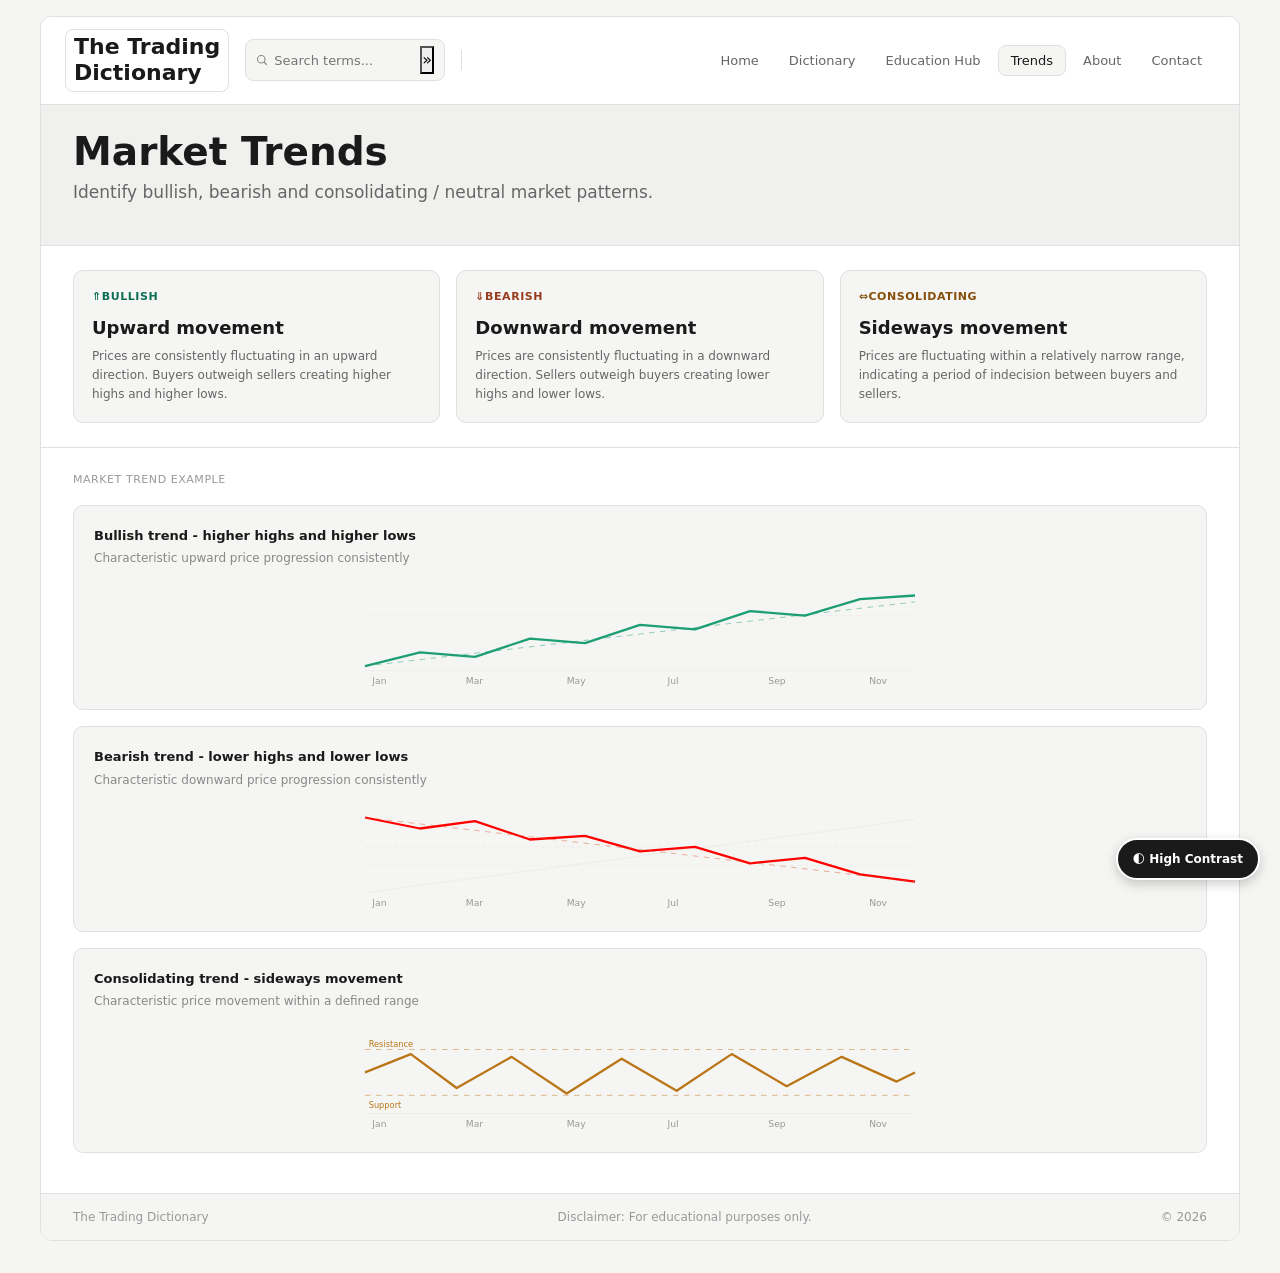
<file: trends.html>
<!DOCTYPE html>
<html lang="en">
<head>
    <meta charset="UTF-8">
    <meta name="viewport" content="width=device-width, initial-scale=1.0">
    <title>Trends - The Trading Dictionary</title>
    <link href="https://cdn.jsdelivr.net/npm/bootstrap@5.3.0/dist/css/bootstrap.min.css" rel="stylesheet">
<link rel="stylesheet" href="styles.css">
</head>
<body>
    <div class="site">  
        <nav>
      <a href="index.html" class="logo-link">      
        <div class="logo" text-decoration="none" color="inherit" cursor="pointer">The Trading<br>Dictionary</div></a>
    <div class="search-bar">
        <svg width="12" height="12" viewBox="0 0 16 16" fill="none"><circle cx="7" cy="7" r="5" stroke="#888" stroke-width="1.5"/><path d="M11 11l3 3" stroke="#888" stroke-width="1.5" stroke-linecap="round"/></svg>
        <input type="text" placeholder="Search terms..." onkeydown="if(event.key==='enter') goToSearch()" id="home-search"/>
        <button onclick="goToSearch()">»</button>
    </div>
    <div style="width:1px;height:20px;background:#e0e0e0"></div>
    <div class="nav-links">
        <a href="index.html"><button id="nav-home">Home</button></a>
        <a href="dictionary.html"><button id="nav-dictionary">Dictionary</button></a>
        <a href="educationhub.html"><button id="nav-education">Education Hub</button></a>
        <a href="trends.html"><button id="nav-trends" class="active">Trends</button></a>
        <a href="about.html"><button id="nav-about">About</button></a>
        <a href="contact.html"><button id="nav-contact">Contact</button></a> 
    </div>
</nav>

<div class="page">

    <div class="trends-header"> 
        <h2>Market Trends</h2>
        <p>Identify bullish, bearish and consolidating / neutral market patterns.</p>

    </div>

    <div class="trend-cards">
    <div class="trend-card trend-bullish">
        <div class="tc-label">⇑Bullish</div>
        <div class="tc-title">Upward movement</div>
        <div class="tc-body">Prices are consistently fluctuating in an upward direction. Buyers outweigh sellers creating higher highs and higher lows.</div>
    </div>
    <div class="trend-card trend-bearish">
        <div class="tc-label">⇓Bearish</div>
        <div class="tc-title">Downward movement</div>
        <div class="tc-body">Prices are consistently fluctuating in a downward direction. Sellers outweigh buyers creating lower highs and lower lows.</div>
    </div>
    <div class="trend-card trend-consolidating">
        <div class="tc-label">⇔Consolidating</div>
        <div class="tc-title">Sideways movement</div>
        <div class="tc-body">Prices are fluctuating within a relatively narrow range, indicating a period of indecision between buyers and sellers.</div>
    </div>
    </div>
        
    <div class="trend-chart-section">
        <div class="section-label" style="margin-bottom: 16px;"> Market Trend Example</div>
        <div class="trend-chart-box">
            <div class="tch-title">Bullish trend - higher highs and higher lows</div>
            <div class="tch-sub">Characteristic upward price progression consistently</div>
            <svg viewBox="0 0 600 120" width="100%" height="110">
                <line x1="0" y1="100" x2="600" y2="100" stroke="#e0e0e0" stroke-width="0.5"/>
          <line x1="0" y1="70" x2="600" y2="70" stroke="#e0e0e0" stroke-width="0.5" stroke-dasharray="4"/>
          <line x1="0" y1="40" x2="600" y2="40" stroke="#e0e0e0" stroke-width="0.5" stroke-dasharray="4"/>
          <polyline points="0,95 60,80 120,85 180,65 240,70 300,50 360,55 420,35 480,40 540,22 600,18"
            fill="none" stroke="#1D9E75" stroke-width="2.5" stroke-linejoin="round"/>

            <!---support line--->
            <line x1="0" y1="95" x2="600" y2="25" stroke="#1D9E75" stroke-width="1" stroke-dasharray="6" opacity="0.5"/>
          <text x="8" y="115" fill="#999" font-size="10" font-family="system-ui">Jan</text>
          <text x="110" y="115" fill="#999" font-size="10" font-family="system-ui">Mar</text>
          <text x="220" y="115" fill="#999" font-size="10" font-family="system-ui">May</text>
          <text x="330" y="115" fill="#999" font-size="10" font-family="system-ui">Jul</text>
          <text x="440" y="115" fill="#999" font-size="10" font-family="system-ui">Sep</text>
          <text x="550" y="115" fill="#999" font-size="10" font-family="system-ui">Nov</text>
            </svg>
        </div>

        <div class="trend-chart-box">
            <div class="tch-title">Bearish trend - lower highs and lower lows</div>
            <div class="tch-sub">Characteristic downward price progression consistently</div>
            <svg viewBox="0 0 600 120" width="100%" height="110">
                <line x1="0" y1="100" x2="600" y2="20" stroke="#e0e0e0" stroke-width="0.5"/>
          <line x1="0" y1="50" x2="600" y2="50" stroke="#e0e0e0" stroke-width="0.5" stroke-dasharray="4"/>
          <line x1="0" y1="70" x2="600" y2="70" stroke="#e0e0e0" stroke-width="0.5" stroke-dasharray="4"/>
          <polyline points="0,18 60,30 120,22 180,42 240,38 300,55 360,50 420,68 480,62 540,80 600,88"
            fill="none" stroke="#ff0000" stroke-width="2.5" stroke-linejoin="round"/>

            <!---resistance line--->
            <line x1="0" y1="18" x2="600" y2="88" stroke="#D85A30" stroke-width="1" stroke-dasharray="6" opacity="0.5"/>
          <text x="8" y="115" fill="#999" font-size="10" font-family="system-ui">Jan</text>
          <text x="110" y="115" fill="#999" font-size="10" font-family="system-ui">Mar</text>
          <text x="220" y="115" fill="#999" font-size="10" font-family="system-ui">May</text>
          <text x="330" y="115" fill="#999" font-size="10" font-family="system-ui">Jul</text>
          <text x="440" y="115" fill="#999" font-size="10" font-family="system-ui">Sep</text>
          <text x="550" y="115" fill="#999" font-size="10" font-family="system-ui">Nov</text>
            </svg>
        </div>

        <div class="trend-chart-box">
            <div class="tch-title">Consolidating trend - sideways movement</div>
            <div class="tch-sub">Characteristic price movement within a defined range</div>
            <svg viewBox="0 0 600 120" width="100%" height="110">
                <line x1="0" y1="100" x2="600" y2="100" stroke="#e0e0e0" stroke-width="0.5"/>
                <!---resistance line--->
          <line x1="0" y1="30" x2="600" y2="30" stroke="#BA7517" stroke-width="1" stroke-dasharray="6" opacity="0.5"/>
          <!---support line--->
          <line x1="0" y1="80" x2="600" y2="80" stroke="#BA7517" stroke-width="1" stroke-dasharray="6" opacity="0.5"/>
          <text x1="0" y1="80" x2="600" y2="80" stroke="#BA7517" stroke-width="1" stroke-dasharray="6" opacity="0.6"/>
          <text x="4" y="27" fill="#BA7517" font-size="9" font-family="system-ui">Resistance</text>
          <text x="4" y="94" fill="#BA7517" font-size="9" font-family="system-ui">Support</text>
          <polyline points="0,55 50,35 100,72 160,38 220,78 280,40 340,75 400,35 460,70 520,38 580,65 600,55"
            fill="none" stroke="#BA7517" stroke-width="2.5" stroke-linejoin="round"/>
          <text x="8" y="115" fill="#999" font-size="10" font-family="system-ui">Jan</text>
          <text x="110" y="115" fill="#999" font-size="10" font-family="system-ui">Mar</text>
          <text x="220" y="115" fill="#999" font-size="10" font-family="system-ui">May</text>
          <text x="330" y="115" fill="#999" font-size="10" font-family="system-ui">Jul</text>
          <text x="440" y="115" fill="#999" font-size="10" font-family="system-ui">Sep</text>
          <text x="550" y="115" fill="#999" font-size="10" font-family="system-ui">Nov</text>
            </svg>
        </div>
    </div>

</div>

<footer>
    <span>The Trading Dictionary</span>
    <span>Disclaimer: For educational purposes only.</span>
    <span>© 2026</span>
    </footer>

    </div>

    <script>
    const terms = [{term:"Arbitrage",cat:"Strategies",def:"Simultaneous purchase and sale of an asset in different markets to profit from price differences."},
        {term:"Bull Market",cat:"Market Trends",def:"A market in which prices are rising or are expected to rise, encouraging buying."},
    {term:"Bear Market",cat:"Market Trends",def:"A market experiencing prolonged price declines, typically 20% or more from recent highs."},
        {term:"Candlestick",cat:"Technical Analysis",def:"A chart element showing the open, close, high, and low price of an asset in a given period."},
    {term:"Divergence",cat:"Indicators",def:"When price moves in the opposite direction of a technical indicator, signalling a potential reversal."},
    {term:"EMA",cat:"Technical Analysis",def:"Exponential Moving Average — gives more weight to recent prices than a simple moving average."},
    {term:"Fibonacci Retracement",cat:"Technical Analysis",def:"Horizontal lines indicating possible support and resistance levels based on the Fibonacci sequence."},
    {term:"Gap",cat:"Technical Analysis",def:"A break in continuity on a price chart where no trading occurred between two sessions."},
    {term:"Hedging",cat:"Risk Management",def:"An investment made to reduce the risk of adverse price movements in an asset."},
    {term:"IPO",cat:"Market Trends",def:"Initial Public Offering — the first sale of a company's shares to the public."},
    {term:"Leverage",cat:"Risk Management",def:"Using borrowed capital to increase the potential return of an investment."},
    {term:"Margin",cat:"Risk Management",def:"The collateral that an investor must deposit to cover the credit risk to a broker."},
    {term:"Options",cat:"Derivatives",def:"Contracts giving the holder the right, but not obligation, to buy or sell an asset at a set price."},
    {term:"Pivot Point",cat:"Technical Analysis",def:"A price level used to determine potential support and resistance in the market."},
    {term:"RSI",cat:"Indicators",def:"Relative Strength Index — measures the magnitude of recent price changes to evaluate overbought or oversold conditions."},
    {term:"Stop Loss",cat:"Risk Management",def:"An order placed to sell a security when it reaches a specific price, limiting potential loss."},
    {term:"Volatility",cat:"Indicators",def:"A statistical measure of the dispersion of returns. High volatility means larger price swings."},
        
     ];
     
     let currentAlpha = null;
     let currentCat = 'all';

     function renderDict() {
    const input = document.getElementById('dict-input');
    if (!input) return;
    const q = input.value.toLowerCase();
    const grid = document.getElementById('dict-grid');
    const filtered = terms.filter(t => {
      const matchQ = !q || t.term.toLowerCase().includes(q) || t.def.toLowerCase().includes(q);
      const matchA = !currentAlpha || t.term.toUpperCase().startsWith(currentAlpha);
      const matchC = currentCat === 'all' || t.cat === currentCat;
      return matchQ && matchA && matchC;
    });
    grid.innerHTML = filtered.length > 0
      ? filtered.map(t => `
          <div class="def-card">
            <div class="cat-badge">${t.cat}</div>
            <div class="term">${t.term}</div>
            <div class="def-text">${t.def}</div>
          </div>`).join('')
      : '<p style="color:#999;font-size:13px;padding:8px">No terms found.</p>';
  }

  function filterDict() { renderDict(); }

  function filterAlpha(l, el) {
    document.querySelectorAll('.alpha-btn').forEach(b => b.classList.remove('active'));
    if (currentAlpha === l) {
      currentAlpha = null;
    } else {
      currentAlpha = l;
      el.classList.add('active');
    }
    renderDict();
  }

  function filterCat(c, el) {
    document.querySelectorAll('.cat-pill').forEach(p => p.classList.remove('active'));
    el.classList.add('active');
    currentCat = c;
    renderDict();
  }
  
  // Initial render for dictionary page
  window.onload = renderDict;
</script>

<button class="access-btn" onclick="toggleContrast()">🌓 High Contrast</button><script>
function toggleContrast() {
    document.body.classList.toggle('high-contrast');
    const isHigh = document.body.classList.contains('high-contrast');
    localStorage.setItem('high-contrast', isHigh);
}

// Check for preference on load
window.addEventListener('DOMContentLoaded', () => {
    if (localStorage.getItem('high-contrast') === 'true') {
        document.body.classList.add('high-contrast');
    }
});
</script>


</body>
</html>
</file>
<file: styles.css>
* {
    box-sizing: border-box;
    margin: 0;
    padding: 0;
}

body {
    font-family: system-ui, -apple-system, BlinkMacSystemFont, "Segoe UI", Roboto, sans-serif;
    background: #f5f5f3;
    color: #1a1a1a;
    line-height: 1.5;
}

.site {
    max-width: 1200px;
    margin: 1rem auto 2rem auto;
    background: #fff;
    border: 1px solid #e0e0e0;
    border-radius: 12px;
    overflow: hidden;
}

/* NAVIGATION */
nav {
    display: flex;
    align-items: center;
    padding: 12px 24px;
    border-bottom: 1px solid #e0e0e0;
    gap: 16px;
    background: #fff;
    flex-wrap: wrap;
}

.logo {
    font-size: 22px;
    font-weight: bold;
    line-height: 1.2;
    min-width: 100px;
    padding: 4px 8px;
    border: 1px solid #e0e0e0;
    border-radius: 8px;
    color: #1a1a1a;
    text-decoration: none;
}

.logo-link {
    text-decoration: none;
    color: inherit;
    cursor: pointer;
}


.search-bar {
    display: flex;
    align-items: center;
    gap: 6px;
    background: #f5f5f3;
    border: 1px solid #e0e0e0;
    border-radius: 8px;
    padding: 6px 10px;
    flex: 0 0 180px;
}

.search-bar input {
    background: transparent;
    border: none;
    outline: none;
    font-size: 13px;
    color: #1a1a1a;
    width: 140px;
}

.nav-links {
    display: flex;
    gap: 4px;
    margin-left: auto;
    flex-wrap: wrap;
}

.nav-links a {
    text-decoration: none;
}

.nav-links button {
    background: transparent;
    border: 1px solid transparent;
    border-radius: 8px;
    padding: 5px 12px;
    font-size: 13px;
    cursor: pointer;
    color: #666;
    transition: all 0.15s;
}

.nav-links button:hover, 
.nav-links button.active {
    background: #f5f5f3;
    color: #1a1a1a;
    border-color: #e0e0e0;
}

/* PAGE WRAPPERS */
.page {
    display: block;
}

/* HERO SECTION */
.hero {
    background: #f0f0ee;
    padding: 32px;
    border-bottom: 1px solid #e0e0e0;
        text-align: left;
}

.hero h1 {
    font-size: 39px;
    font-weight: 600;
    margin-bottom: 8px;
}

.hero p {
    font-size: 17px;
    color: #666;
    margin-bottom: 16px;
    text-align: left;
}

.hero-btns {
    display: flex;
    gap: 10px;
}

.btn-primary {
    background: #000;
    color: #fff;
    border: none;
    padding: 8px 18px;
    border-radius: 8px;
    font-size: 13px;
    cursor: pointer;
    text-decoration: none;
    display: inline-block;

}

.btn-outline {
    background: #000;
    color: #fff;
    border: none;
    padding: 8px 18px;
    border-radius: 8px;
    font-size: 13px;
    cursor: pointer;
    text-decoration: none;
    display: inline-block;

}

/* GRID LAYOUTS */
.home-grid {
    display: grid;
    grid-template-columns: 1fr 1fr;
    border-bottom: 1px solid #e0e0e0;
}

.home-left {
    padding: 24px 32px;
    border-right: 1px solid #e0e0e0;
}

.home-right {
    padding: 24px 32px;
}

.section-label {
    font-size: 11px;
    color: #999;
    margin-bottom: 12px;
    display: flex;
    justify-content: space-between;
    align-items: center;
    text-transform: uppercase;
    letter-spacing: 0.05em;
}

.view-all {
    font-size: 12px;
    color: #666;
    cursor: pointer;
    text-decoration: underline;
    text-transform: none;
    letter-spacing: 0;
    text-decoration: none;
    color: inherit;
    cursor: pointer;
}

.term-row { 
    display: grid;
    gap : 20px; 
padding: 20px 0;}

.term-card { 
    background: #fff;
    border: 1px solid #e9e9e9;
    border-radius: 12px;
    padding: 24px;
    display: flex;
    flex-direction: column;
    align-items: flex-start;
    transition: transform 0.2s ease;
}

.tc-cat {
    display: inline-block;
    padding: 4px 12px;
    border: 2px solid #e0e0e0;
    border-radius: 17px;
    font-size: 16px;
    color: #666;
    margin-bottom: 12px;
    text-transform: capitalize;
    background-color: #fff;
}

.tc-name {
    font-size: 15px;
    font-weight: 500;
    color: #1a1a1a;
    margin-bottom: 8px;
}

.term-def {
    font-size: 14px;
    color: #666;
    line-height: 1.5;
}

/* DICTIONARY STYLES */
.dict-header {
    background: #f0f0ee;
    padding: 24px 32px;
    border-bottom: 1px solid #e0e0e0;
}

.dict-header h2 {
    font-size: 39px;
    font-weight: 600;
    margin-bottom: 4px;
}

.dict-header p {
    font-size: 17px;
    color: #666;
    margin-bottom: 12px;
}

.dict-search {
    display: flex;
    align-items: center;
    gap: 8px;
    background: #fff;
    border: 1px solid #ccc;
    border-radius: 8px;
    padding: 8px 12px;
}

.dict-search input {
    background: transparent;
    border: none;
    outline: none;
    font-size: 13px;
    color: #1a1a1a;
    width: 100%;
}

.alpha-row {
    display: flex;
    gap: 4px;
    padding: 12px 32px;
    border-bottom: 1px solid #e0e0e0;
    flex-wrap: wrap;
    background: #fff;
}

.alpha-btn {
    width: 28px;
    height: 28px;
    border-radius: 50%;
    display: flex;
    align-items: center;
    justify-content: center;
    font-size: 12px;
    cursor: pointer;
    background: #f5f5f3;
    border: 1px solid #e0e0e0;
    color: #666;
    transition: all 0.15s;
}

.alpha-btn:hover,
.alpha-btn.active {
    background: #1a1a1a;
    color: #fff;
    border-color: #1a1a1a;
}

.cat-filter {
    display: flex;
    gap: 6px;
    padding: 10px 32px;
    border-bottom: 1px solid #e0e0e0;
    flex-wrap: wrap;
}

.cat-pill {
    padding: 4px 12px;
    border-radius: 20px;
    font-size: 12px;
    cursor: pointer;
    background: #f5f5f3;
    border: 1px solid #e0e0e0;
    color: #666;
    transition: all 0.15s;
}

.cat-pill:hover,
.cat-pill.active {
    background: #1a1a1a;
    color: #fff;
}

.dict-grid {
    display: grid;
    grid-template-columns: repeat(3, 1fr);
    gap: 12px;
    padding: 20px 32px;
}

.def-card {
    background: #f5f5f3;
    border-radius: 10px;
    padding: 16px;
    border: 1px solid #e0e0e0;
    cursor: pointer;
    transition: border-color 0.15s;
}

.def-card:hover {
    border-color: #aaa;
}

.def-card .term {
    font-size: 14px;
    font-weight: 600;
    margin-bottom: 4px;
}

.def-card .cat-badge {
    display: inline-block;
    font-size: 10px;
    padding: 2px 8px;
    border-radius: 20px;
    background: #fff;
    border: 1px solid #e0e0e0;
    color: #888;
    margin-bottom: 6px;
}

.def-card .def-text {
    font-size: 12px;
    color: #666;
    line-height: 1.5;
}

/* EDUCATION HUB STYLES */
.edu-header {
    background: #f0f0ee;
    padding: 24px 32px;
    border-bottom: 1px solid #e0e0e0;
}

.edu-header h2 {
    font-size: 39px;
    font-weight: 600;
    margin-bottom: 4px;
}

.edu-header p {
    font-size: 17px;
    color: #666;
}

.indicator-chart {
    background: #f5f5f3;
    border-radius: 10px;
    padding: 20px;
    border: 1px solid #e0e0e0;
    margin-bottom: 12px;
    display: flex;
    align-items: center;
    gap: 20px;
}

.chart-area {
    flex: 1;
    height: 80px;
    position: relative;
}

.ind-name {
    font-size: 13px;
    font-weight: 600;
    min-width: 120px;
}

.ind-desc {
    font-size: 12px;
    color: #888;
    margin-top: 4px;
    min-width: 120px;
}

.edu-desc-list {
    display: grid;
    grid-template-columns: 1fr 1fr;
    gap: 8px;
    padding: 0 32px 20px;
}

.edu-desc-card {
    background: #f5f5f3;
    border-radius: 8px;
    padding: 12px 14px;
    border: 1px solid #e0e0e0;
}

.edu-desc-card .ed-title {
    font-size: 13px;
    font-weight: 600;
    margin-bottom: 4px;
}

.edu-desc-card .ed-body {
    font-size: 12px;
    color: #666;
    line-height: 1.5;
}

/* MARKET TRENDS STYLES */
.trends-header {
    background: #f0f0ee;
    padding: 24px 32px;
    border-bottom: 1px solid #e0e0e0;
}

.trends-header h2 {
    font-size: 39px;
    font-weight: 600;
    margin-bottom: 4px;
}

.trends-header p {
    font-size: 17px;
    color: #666;
}

.trend-cards {
    display: grid;
    grid-template-columns: repeat(3, 1fr);
    gap: 16px;
    padding: 24px 32px;
    border-bottom: 1px solid #e0e0e0;
}

.trend-card {
    background: #f5f5f3;
    border-radius: 10px;
    padding: 18px;
    border: 1px solid #e0e0e0;
}

.trend-card .tc-label {
    font-size: 11px;
    text-transform: uppercase;
    letter-spacing: 0.05em;
    margin-bottom: 8px;
    font-weight: 600;
}

.trend-card .tc-title {
    font-size: 18px;
    font-weight: 600;
    margin-bottom: 6px;
}

.trend-card .tc-body {
    font-size: 12px;
    color: #666;
    line-height: 1.6;
}

.trend-bullish .tc-label { color: #0f6e56; }
.trend-bearish .tc-label { color: #993c1d; }
.trend-consolidating .tc-label { color: #854f0b; }

.trend-chart-section {
    padding: 24px 32px;
}

.trend-chart-box {
    background: #f5f5f3;
    border-radius: 10px;
    padding: 20px;
    border: 1px solid #e0e0e0;
    margin-bottom: 16px;
}

.trend-chart-box .tch-title {
    font-size: 13px;
    font-weight: 600;
    margin-bottom: 4px;
}

.trend-chart-box .tch-sub {
    font-size: 12px;
    color: #888;
    margin-bottom: 12px;
}

/* CONTACT PAGE STYLES */
.contact-wrap {
    display: grid;
    grid-template-columns: 1fr 1fr;
}

.contact-info {
    padding: 32px;
    border-right: 1px solid #e0e0e0;
}

.contact-info h2 {
    font-size: 22px;
    font-weight: 600;
    margin-bottom: 8px;
}

.contact-info p {
    font-size: 13px;
    color: #666;
    margin-bottom: 20px;
    line-height: 1.6;
}

.info-row {
    display: flex;
    align-items: center;
    gap: 10px;
    margin-bottom: 12px;
    font-size: 13px;
    color: #666;
}

.info-icon {
    width: 32px;
    height: 32px;
    background: #f5f5f3;
    border-radius: 8px;
    display: flex;
    align-items: center;
    justify-content: center;
    border: 1px solid #e0e0e0;
    font-size: 14px;
}

.contact-form {
    padding: 32px;
}

.contact-form h3 {
    font-size: 16px;
    font-weight: 600;
    margin-bottom: 16px;
}

.form-group {
    margin-bottom: 12px;
}

.form-group label {
    display: block;
    font-size: 12px;
    color: #666;
    margin-bottom: 4px;
}

.form-group input, 
.form-group textarea, 
.form-group select {
    width: 100%;
    background: #f5f5f3;
    border: 1px solid #e0e0e0;
    border-radius: 8px;
    padding: 8px 10px;
    font-size: 13px;
    color: #1a1a1a;
    outline: none;
    font-family: inherit;
}

.form-group textarea {
    height: 80px;
    resize: none;
}

.form-row {
    display: grid;
    grid-template-columns: 1fr 1fr;
    gap: 8px;
}

/* ABOUT PAGE STYLES */
.about-header {
    background: #f0f0ee;
    padding: 24px 32px;
    border-bottom: 1px solid #e0e0e0;
}

.about-header h2 {
    font-size: 39px;
    font-weight: 600;
    margin-bottom: 4px;
}

.about-header p {
    font-size: 17px;
    color: #666;
}

/* COMMON ELEMENTS */
.chart-placeholder {
    background: #f5f5f3;
    border-radius: 10px;
    height: 140px;
    display: flex;
    align-items: center;
    justify-content: center;
    font-size: 13px;
    color: #999;
    border: 1px solid #e0e0e0;
    position: relative;
    overflow: hidden;
}

.term-row {
    display: grid;
    grid-template-columns: 1fr 1fr;
    gap: 8px;
    margin-top: 8px;
}

.term-card {
    background: #f5f5f3;
    border-radius: 8px;
    padding: 10px 12px;
    border: 1px solid #e0e0e0;
    cursor: pointer;
}

footer {
    padding: 14px 32px;
    border-top: 1px solid #e0e0e0;
    display: flex;
    justify-content: space-between;
    align-items: center;
    font-size: 12px;
    color: #999;
    background: #f5f5f3;
}

/* HIGH CONTRAST MODE */
body.high-contrast {
    background: #000 !important;
    color: #fff !important;
}

body.high-contrast .site {
    background: #000 !important;
    border: 2px solid #fff !important;
}

body.high-contrast nav,
body.high-contrast footer,
body.high-contrast .hero,
body.high-contrast .dict-header,
body.high-contrast .edu-header,
body.high-contrast .trends-header,
body.high-contrast .about-header {
    background: #000 !important;
    border-color: #fff !important;
}

body.high-contrast p,
body.high-contrast span,
body.high-contrast div,
body.high-contrast .ind-desc,
body.high-contrast .ed-body,
body.high-contrast .tc-body,
body.high-contrast .tch-sub {
    color: #fff !important;
}

body.high-contrast h1,
body.high-contrast h2,
body.high-contrast h3,
body.high-contrast .term,
body.high-contrast .ind-name,
body.high-contrast .tc-title {
    color: #fff !important; 
}

body.high-contrast .btn-primary {
    background: #fff !important;
    color: #000 !important;
    border: 2px solid #fff !important;
}

body.high-contrast .btn-outline,
body.high-contrast .nav-links button,
body.high-contrast .alpha-btn,
body.high-contrast .cat-pill,
body.high-contrast .term-card,
body.high-contrast .def-card,
body.high-contrast .indicator-chart,
body.high-contrast .edu-desc-card,
body.high-contrast .trend-card,
body.high-contrast .trend-chart-box {
    background: #000 !important;
    border: 1.5px solid #fff !important;
    color: #fff !important;
}

body.high-contrast .nav-links button.active,
body.high-contrast .alpha-btn.active,
body.high-contrast .cat-pill.active {
    background: #fff !important;
    color: #000 !important;
}

/* Float Accessibility Button */
.access-btn {
    position: fixed;
    bottom: 20px;
    right: 20px;
    z-index: 9999;
    background: #1a1a1a;
    color: #fff;
    border: 2px solid #fff;
    border-radius: 50px;
    padding: 10px 15px;
    cursor: pointer;
    font-size: 12px;
    font-weight: 600;
    box-shadow: 0 4px 12px rgba(0,0,0,0.2);
}
</file>
